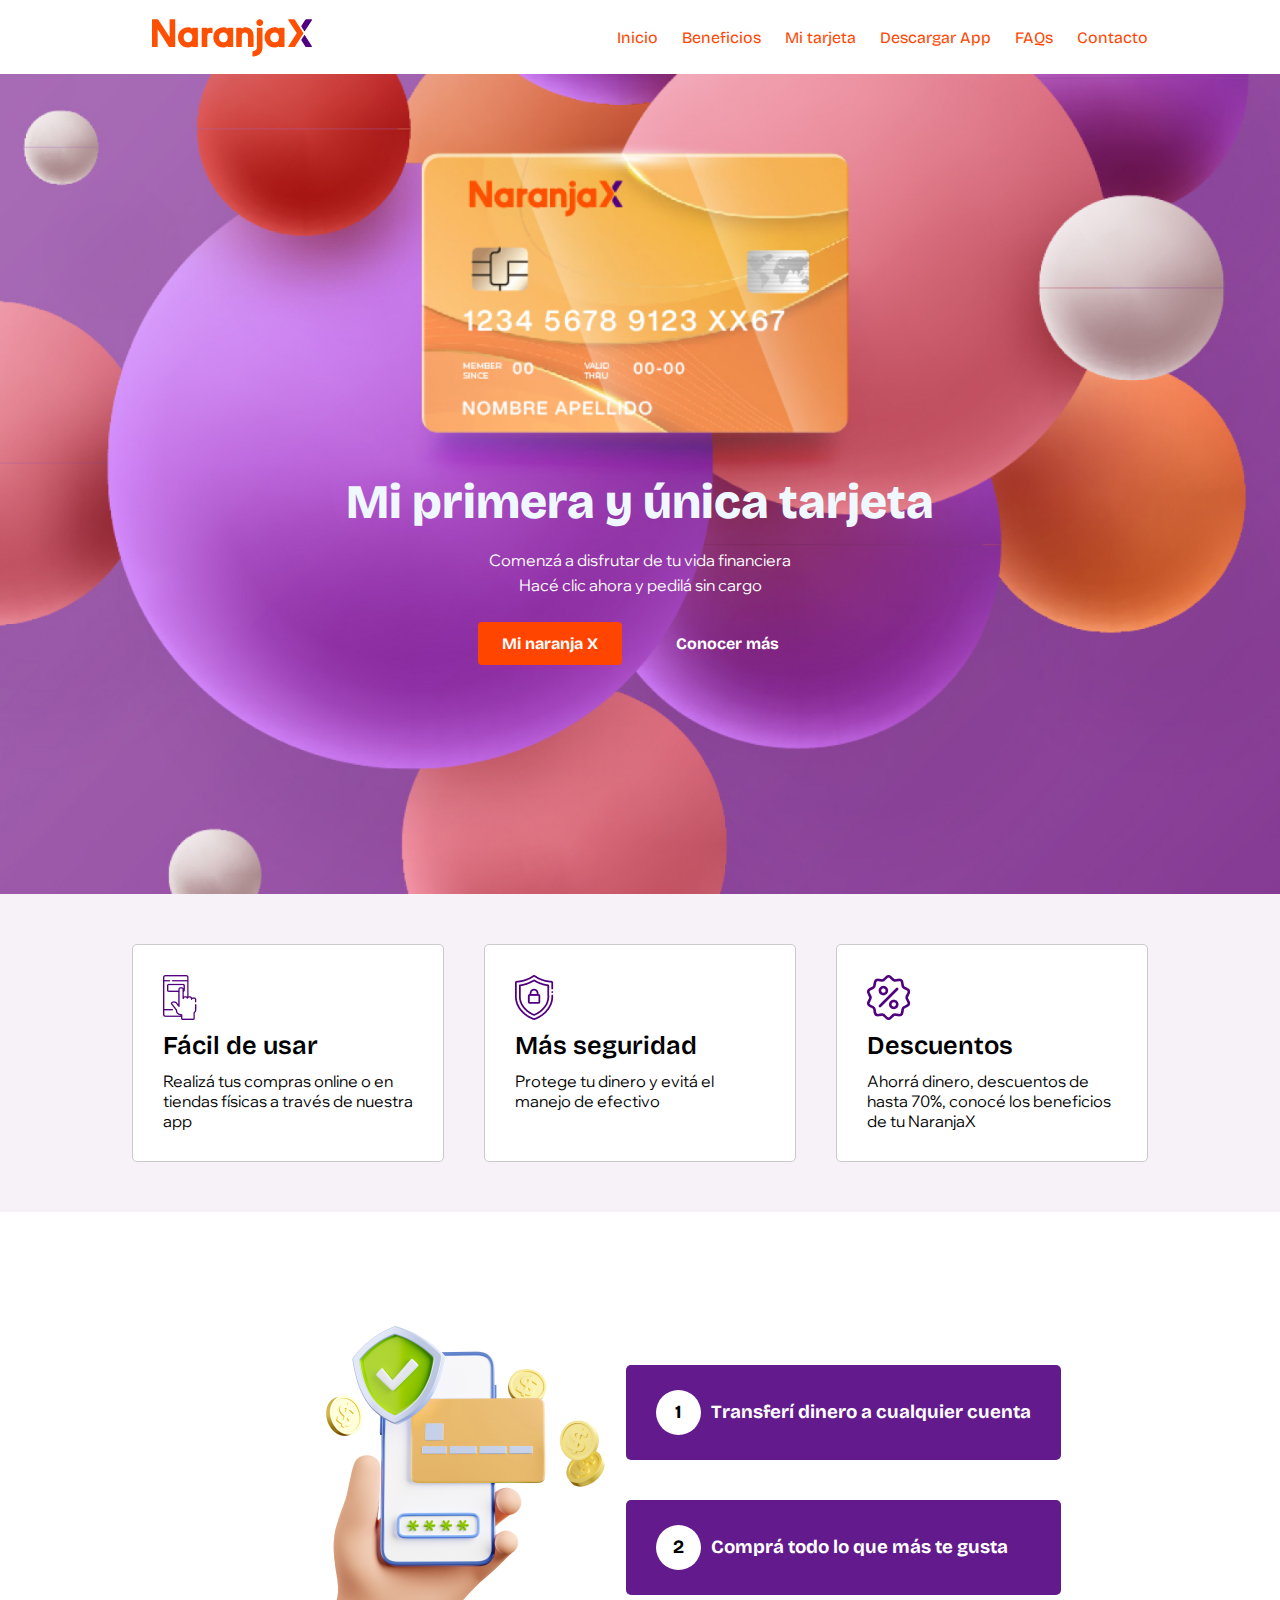
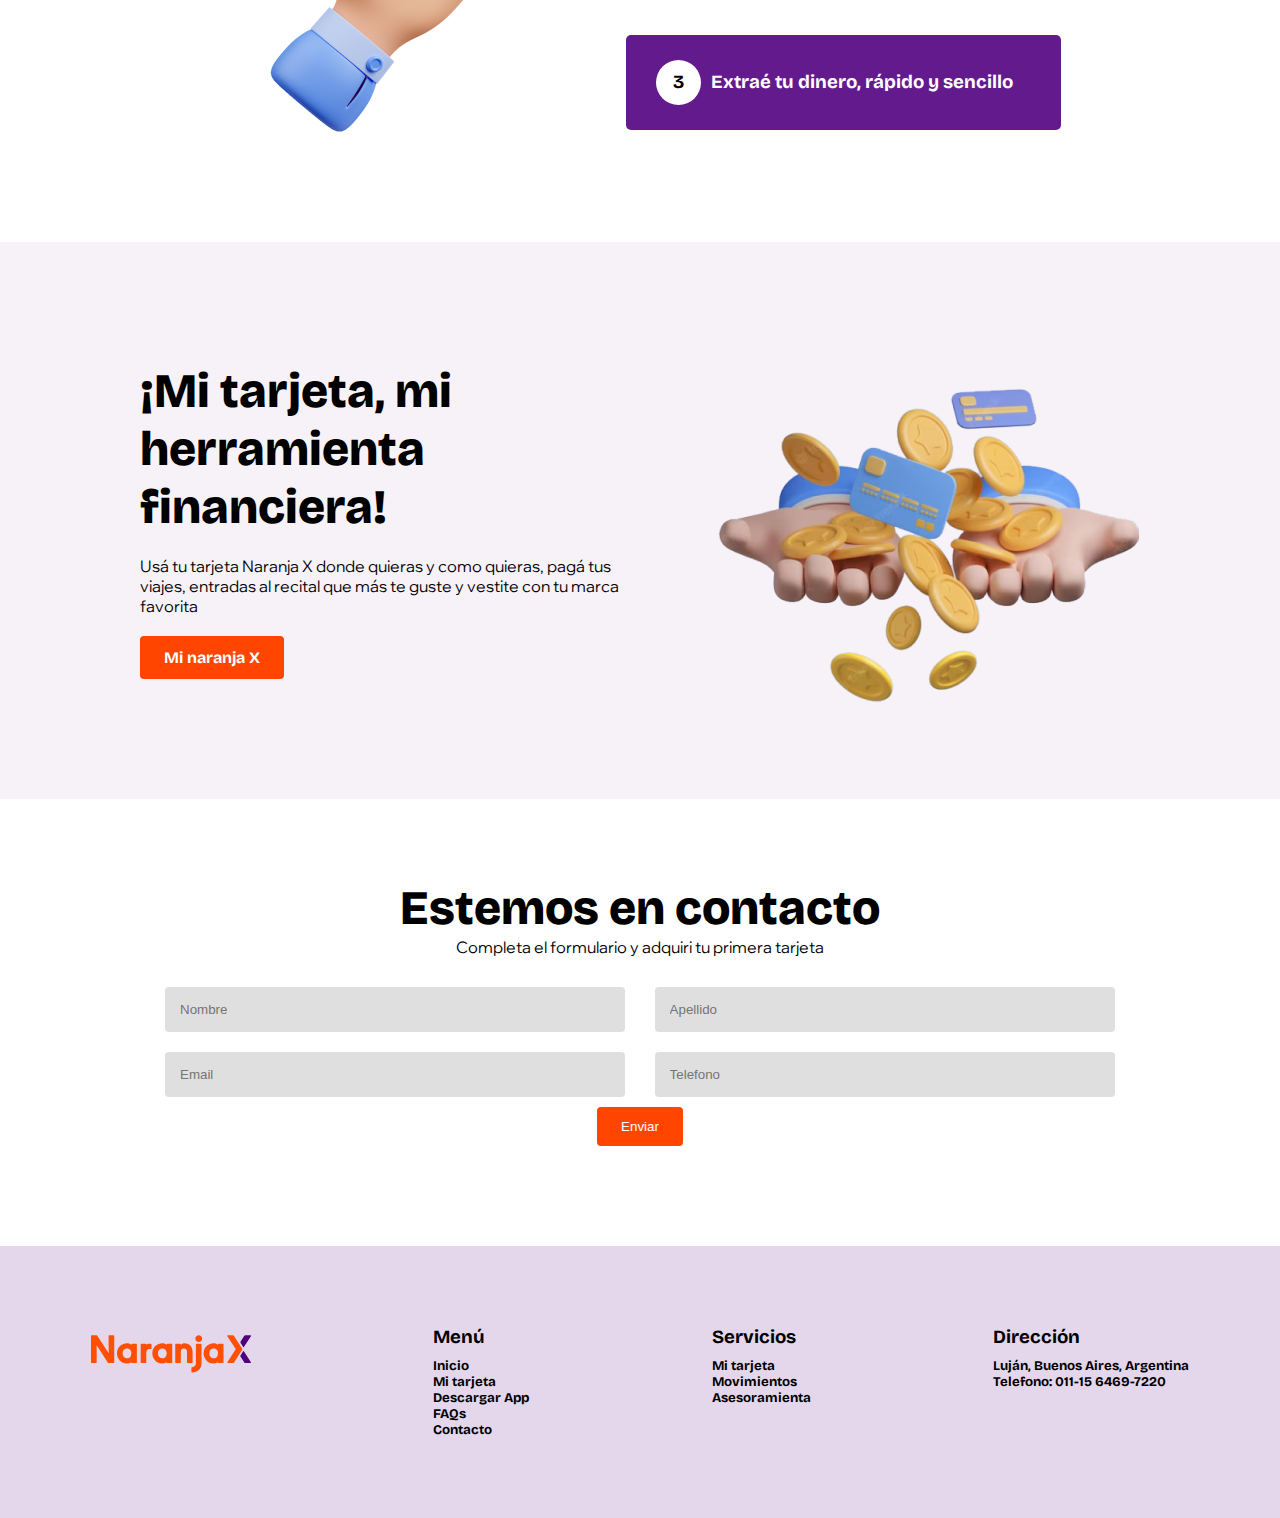
<file: index2.html>
<!DOCTYPE html>
<html lang="en">

<head>
    <meta charset="UTF-8">
    <meta name="viewport" content="width=device-width, initial-scale=1.0">
    <title>Promoción Mi Naranja X</title>
    <link rel="shortcut icon" href="Favicon.svg" type="image/x-icon">
    <link rel="stylesheet" href="style.css">
    <link rel="preconnect" href="https://fonts.googleapis.com">
    <link rel="preconnect" href="https://fonts.gstatic.com" crossorigin>
    <link
        href="https://fonts.googleapis.com/css2?family=Bricolage+Grotesque:opsz@12..96&family=Wix+Madefor+Display:wght@400;500;600;700;800&display=swap"
        rel="stylesheet">
</head>

<body>
    <nav>
        <div class="marca">
            <img src="marca horizontal color.svg" alt="">
        </div>
        <div>
            <ul>
                <li><a href="#portada">Inicio</a></li>
                <li><a href="#beneficios">Beneficios</a></li>
                <li><a href="#mitarjeta">Mi tarjeta</a></li>
                <li><a href="#app">Descargar App</a></li>
                <li><a href="#preguntas">FAQs</a></li>
                <li><a href="#contacto">Contacto</a></li>
            </ul>
        </div>
    </nav>

    <section id="portada" img src="imagen 1.jpg" alt="" class="slide_principal">

        <div class="portada-principal">
            <h1>Mi primera y única tarjeta</h1>
            <p><br>Comenzá a disfrutar de tu vida financiera</br>
                <br>Hacé clic ahora y pedilá sin cargo</br>
            </p>
        </div>
        <div class="portada_btn">
            <h4 class="btn">Mi naranja X</h4>
            <h4 class="btn1">Conocer más</h4>
        </div>
    </section>

    <section id="beneficios" class="tarjetas_3">
        <div class="tarj">
            <img src="Vector.png" alt="" class="icono1">
            <h2>Fácil de usar</h2>
            <p>Realizá tus compras online o en tiendas físicas a través de nuestra app</p>
        </div>

        <div class="tarj">
            <img src="DESIGNED_BY_FREEPIK.png" alt="" class="icono2">
            <h2>Más seguridad</h2>
            <p>Protege tu dinero y evitá el manejo de efectivo</p>
        </div>

        <div class="tarj">
            <img src="icono3.png" alt="" class="icono3">
            <h2>Descuentos</h2>
            <p>Ahorrá dinero, descuentos de hasta 70%, conocé los beneficios de tu NaranjaX</p>
        </div>
    </section>
    <section>
        <div class="columnas_mitarjeta_principal">
            <div class="columna1">
                <img src="imagen 2.png" alt="">
            </div>
            <div class="columna2">
                <div class="columna2_tarjeta1">
                    <h3 class="num">1</h3>
                    <h3>Transferí dinero a cualquier cuenta</h3>
                </div>
                <div class="columna2_tarjeta1">
                    <h3 class="num">2</h3>
                    <h3>Comprá todo lo que más te gusta</h3>
                </div>
                <div class="columna2_tarjeta1">
                    <h3 class="num">3</h3>
                    <h3>Extraé tu dinero, rápido y sencillo</h3>
                </div>
            </div>


        </div>
    </section>

    <section id="mitarjeta">
        <div class="mitarjeta_inicio">
            <h1>¡Mi tarjeta, mi herramienta financiera!</h1>
            <p>Usá tu tarjeta Naranja X donde quieras y como quieras, pagá tus viajes, entradas al recital que más te
                guste y vestite con tu marca favorita</p>
            <h4 class="btn">Mi naranja X</h4>
        </div>

        <div class="img_monedas_manos">
            <img src="imagen3.png" alt="">
        </div>

    </section>

    <section id="contacto">
        <h1>Estemos en contacto</h1>
        <p>Completa el formulario y adquiri tu primera tarjeta</p>
        <div class="container">
            <form class="centered-form" action="" method="post">
                <div class="input-row">
                    <div class="input-container">
                        <input type="text" name="Nombre" placeholder="Nombre">
                    </div>
                    <div class="input-container">
                        <input type="text" name="Apellido" placeholder="Apellido">
                    </div>
                </div>
                <div class="input-row">
                    <div class="input-container">
                        <input type="email" name="Email" placeholder="Email">
                    </div>
                    <div class="input-container">
                        <input type="tel" name="Telefono" placeholder="Telefono">
                    </div>
                </div>
                <input type="submit" value="Enviar">
            </form>
        </div>
    </section>

    <footer class="container-footer">
        <section class="footer">
            <div class="col 1">
                <img src="marca horizontal color.svg" alt="">
            </div>

            <div class="col 1">
                <h3>Menú</h3>
                <h5>Inicio</h5>
                <h5>Mi tarjeta</h5>
                <h5>Descargar App</h5>
                <h5>FAQs</h5>
                <h5>Contacto</h5>
            </div>

            <div class="col 1">
                <h3>Servicios</h3>
                <h5>Mi tarjeta</h5>
                <h5>Movimientos</h5>
                <h5>Asesoramienta</h5>
            </div>

            <div class="col 1">
                <h3>Dirección</h3>
                <h5>Luján, Buenos Aires, Argentina</h5>
                <h5>Telefono: 011-15 6469-7220</h5>
            </div>
        </section>
    </footer>
</body>

</html>
</file>
<file: style.css>
*{
    padding: 0px;
    margin: 0px;;
}
a {
    color: #f1f1f1;
    text-decoration: none;
}

body {
    font-family: 'Bricolage Grotesque', sans-serif; 
}

h1{
  font-family: 'Bricolage Grotesque', sans-serif;
  font-size: 3rem;  
  font-weight: 900;  
 
}

h2{
    font-family: 'Bricolage Grotesque', sans-serif;
    font-size: 1.6rem;  
    font-weight: 600;  
    
  }

p {
    font-family: 'Wix Madefor Display', sans-serif;
}

.btn {
    background-color: orangered;
    padding-top: 12px;
    padding-bottom: 12px;
    padding-left: 24px;
    padding-right: 24px;
    border-radius: 4px;
    color: white;
}

.btn a :hover{
    background-color: white;
    padding-top: 12px;
    padding-bottom: 12px;
    padding-left: 24px;
    padding-right: 24px;
    border-radius: 4px;
    color: orangered;
   
}

.slide_principal{  
    background-image: url('imagen 1.jpg');  
    background-repeat: no-repeat;
    background-position: center;
    background-size: cover;
    background-blend-mode: normal;
    width: 100%;
    height: 100vh;
    margin-top: -80px;
}

nav {
    position: sticky;
    top:0;
    background-color: white;
    display: flex;
    align-items: center;
    justify-content: space-around;
    align-content: flex-end;
    width: 100%;
    max-width: 100%;
    z-index: 999999;
}

.marca{
    padding-top: 10px;
    padding-bottom: 10px;
    padding-left: 20px;
    padding-right: 20px;
    
}
.dropdown{
    display: none;
}

ul li{
    list-style: none;
    display: inline-block;
    padding-left: 10px;
    color: rgb(253, 7, 7);
}

ul li a{
    list-style: none;
    text-decoration: none;
    display: inline-block;
    padding-left: 10px;
    color:orangered;
}

#portada{
display: flex;
flex-direction: column;
justify-content: center;
align-items: center;
}

#portada h1{
    color: aliceblue;
    padding-top: 250px;
}

#portada p {
    display: flex;
    justify-content: center;
    text-align: center;
    line-height: 0.8rem;
    color: white;
    padding-top: 10px;
    padding-bottom: 30px;
}

#portada .portada_btn{
    display: flex;
    gap: 30px;
}


#portada .portada_btn .btn1{
    background-color: transparent;
    padding-top: 12px;
    padding-bottom: 12px;
    padding-left: 24px;
    padding-right: 24px;
    border-radius: 4px;
    color: white;
}

#portada .portada_btn .btn1:hover{
    background-color: transparent;
    padding-top: 12px;
    padding-bottom: 12px;
    padding-left: 24px;
    padding-right: 24px;
    border-radius: 4px;
    color: orangered;
}


.tarjetas_3 {
    padding-top: 50px;
    padding-bottom: 50px;
    gap: 40px;
    display: flex;
    justify-content: center;
    justify-items:stretch;
    background-color: #F6F2F8;
}

.tarjetas_3 .tarj{
    background-color: rgb(255, 255, 255);
    padding: 30px;
    border-radius: 5px;
    width: 250px;
    height: auto;
    border: solid 1px #cacaca;
    display: flex;
    flex-direction: column;
    justify-content: flex-start;
    align-items: flex-start;
}

.tarjetas_3 .tarj h2{
    padding-top: 10px;
    padding-bottom: 10px;
}

.columnas_mitarjeta_principal{
padding-top: 100px;
padding-bottom: 100px;
display: flex;
flex-direction: row;
align-items: center;
justify-content: center;
}

.columnas_mitarjeta_principal .columna1 img{
width: 100%;
float: left;
    
}


.columna2_tarjeta1{
    gap: 10px;
    border-radius: 5px;
    margin-top: 40px;
    padding-left: 30px;
    padding-right: 30px;
    padding-top: 25px;
    padding-bottom: 25px;
    font-size: 16px;
    color: white;
    background-color: #621A8C;
    display: flex;
    align-items: center;
    justify-content: flex-start;
    transition: transform 0.5s;
}

.columna2_tarjeta1:hover{
    gap: 10px;
    border-radius: 5px;
    margin-top: 40px;
    padding-left: 30px;
    padding-right: 30px;
    padding-top: 25px;
    padding-bottom: 25px;
    font-size: 16px;
    color: white;
    background-color: #621A8C;
    display: flex;
    align-items: center;
    justify-content: flex-start;
    transform: translateY(-10px); 
}

.columna2_tarjeta1 .num{
    display: flex;
    align-items: center;
    justify-content: center;
    width: 45px;
    height: 45px;
    font-weight: 700;
    background-color: rgb(255, 255, 255);
    border-radius: 50px;
    color: black;
}


#mitarjeta{
    display: flex;
    align-items: center;
    justify-content: center;
    padding-top: 0px;
    padding-bottom: 0px;
    background-color: #F6F2F8;
}

.mitarjeta_inicio{
    display: flex;
    flex-direction: column;
    justify-content: flex-start;
    align-items: flex-start;
    width: 500px;
    
    
}

.mitarjeta_inicio p{
    padding-top: 20px;
    padding-bottom: 20px; 
}

.img_monedas_manos{
  width: 500px;  
}


#contacto{
    padding-top: 80px;
    padding-bottom: 80px;
}


#contacto h1, p{
    display: flex;
    justify-content: center;
}


.container {
    width: 100%;
    max-width: 1000px;
    margin: 0 auto;
    text-align: left;
}

.centered-form {
    margin: 0 auto;
    padding: 20px;
    background-color: #ffffff;
    border: 0px solid #ccc;
    text-align: left;
}

.input-row {
    display: flex;
    justify-content: space-between;
    flex-wrap: wrap;
}

.input-container {
    width: 49%; 
    padding: 5px;
    box-sizing: border-box;
}

input[type="text"] {
    width: 100%;
    padding: 15px;
    margin: 5px 0;
    box-sizing: border-box;
    border-radius: 4px;
    border:0px;
    background-color: #dfdfdf;
}

input[type="text"]:focus{
    width: 100%;
    padding: 15px;
    margin: 5px 0;
    box-sizing: border-box;
    border-radius: 4px;
    border:0px;
    background-color: #f7f7f7;
}

input[type="email"] {
    width: 100%;
    padding: 15px;
    margin: 5px 0;
    box-sizing: border-box;
    border-radius: 4px;
    border:0px;
    background-color: #dfdfdf;
}

input[type="email"]:focus{
    width: 100%;
    padding: 15px;
    margin: 5px 0;
    box-sizing: border-box;
    border-radius: 4px;
    border:0px;
    background-color: #f7f7f7;
}

input[type="tel"] {
    width: 100%;
    padding: 15px;
    margin: 5px 0;
    box-sizing: border-box;
    border-radius: 4px;
    border:0px;
    background-color: #dfdfdf;
}

input[type="tel"]:focus{
    width: 100%;
    padding: 15px;
    margin: 5px 0;
    box-sizing: border-box;
    border-radius: 4px;
    border:0px;
    background-color: #f7f7f7;
}

input[type="submit"] {
    display: block;
    margin: 0 auto;
    color: #fff;
    border: none;
    cursor: pointer;
    background-color: orangered;
    padding-top: 12px;
    padding-bottom: 12px;
    padding-left: 24px;
    padding-right: 24px;
    border-radius: 4px;
    color: white;
}


.container-footer{
    padding-top: 0px;
    padding-bottom: 0px;

}

.footer{
    margin: 0 auto;
    display: flex;
    flex-direction: row;
    justify-content: space-around;
    justify-items: flex-start;
    align-items: flex-start;
    background-color: #621a8c2c;
    padding-top: 80px;
    padding-bottom: 80px;

}

.footer .col h3{
    padding-bottom: 10px;
    margin: 0px;

}


.footer .col h5{
    padding-top: 0px;
    margin: 0px;

}

@media (min-width: 768px) and (max-width: 1024px) {
  
    .tarjetas_3 {
        padding-top: 50px;
        padding-bottom: 50px;
        padding-left: 80px;
        padding-right: 80px;
        gap: 30px;
        
        background-color: #F6F2F8;
    }
    
  }



@media (max-width: 768px) {

    .nav,
    ul li,
    ul li a {

        display: none;

    }

    nav {
        position: sticky;
        top: 0;
        display: flex;
        align-items: center;
        justify-content: space-around;
        align-content: center;
        width: 100%;
        max-width: 100%;
        z-index: 999999;
    }

    .marca {
        padding-top: 10px;
        padding-bottom: 10px;
        padding-left: 0px;
        padding-right: 0px;
    }

    /* Dropdown Button */
    .dropbtn {
        
        background-color:orangered;
        color: white;
        padding-top: 10px;
        padding-bottom: 10px;
        padding-left: 20px;
        padding-right: 20px;
        font-size: 16px;
        border: none;
        border-radius: 6px;
        text-align: right;
        cursor: pointer;
       
    }

    /* The container <div> - needed to position the dropdown content */
    .dropdown {
        position: relative;
        display: inline-block;
        
    }

    /* Dropdown Content (Hidden by Default) */
    .dropdown-content {
        display: none;
        right: 0;
        position: absolute;
        background-color: #f1f1f1;
        min-width: 160px;
        box-shadow: 0px 8px 16px 0px rgba(0, 0, 0, 0.2);
        z-index: 1;
    }

    /* Links inside the dropdown */
    .dropdown-content a {
        color: black;
        padding: 12px 16px;
        text-decoration: none;
        display: block;
    }

    /* Change color of dropdown links on hover */
    .dropdown-content a:hover {
        background-color: #ddd;
        border-radius: 8px;
    }

    /* Show the dropdown menu on hover */
    .dropdown:hover .dropdown-content {
        display: block;
        border-radius: 8px;
    }

    /* Change the background color of the dropdown button when the dropdown content is shown */
    .dropdown:hover .dropbtn {
        background-color: orange;
    }

    #portada h1 {
        color: aliceblue;
        padding-left: 10px;
        padding-right: 10px;
        padding-top: 250px;
        text-align: center;
    }

    .slide_principal {
        background-image: url('imagen 1.jpg');
        background-repeat: no-repeat;
        background-position: center;
        background-size: cover;
        background-blend-mode: normal;
        overflow: hidden;
        width: 100%;
        height: 100vh;
        margin-top: -80px;
    }

    .tarjetas_3 {
        padding-top: 50px;
        padding-bottom: 50px;
        gap: 40px;
        display: flex;
        flex-direction: column;
        align-items: center;
        justify-content: center;
        justify-items: stretch;
        background-color: #F6F2F8;
    }

    .columnas_mitarjeta_principal {
        overflow: hidden;
        padding-top: 100px;
        padding-bottom: 100px;
        padding-left: 20px;
        padding-right: 20px;
        display: flex;
        flex-direction: column;
        align-items: center;
        justify-content: center;
    }

    .columna2_tarjeta1 .num {
        display: flex;
        align-items: center;
        justify-content: center;
        width: 45px;
        height: 35px;
        font-weight: 700;
        background-color: rgb(255, 255, 255);
        border-radius: 100px;
        color: black;
    }

    #mitarjeta {
        display: flex;
        flex-direction: column;
        align-items: center;
        justify-content: center;
        padding-top: 0px;
        padding-bottom: 0px;
        background-color: #F6F2F8;
    }

    .mitarjeta_inicio {
        display: flex;
        flex-direction: column;
        justify-content: flex-start;
        align-items: flex-start;
        padding-top: 50px;
        width: 350px;
    }

    .img_monedas_manos {
        width: 100%;
        max-width: 100%;
        display: flex;
        justify-items: center;
        align-items: center;
        overflow: hidden;
    }

    #contacto {
        padding-top: 80px;
        padding-bottom: 80px;
        padding-left: 20px;
        padding-right: 20px;
    }


    #contacto h1,
    p {
        display: flex;
        justify-content: center;
        text-align: center;
    }


    .container {
        width: 100%;
        max-width: 1000px;
        margin: 0 auto;
        text-align: center;
    }

    .centered-form {
        margin: 0 auto;
        padding: 20px;
        background-color: #ffffff;
        border: 0px solid #ccc;
        text-align: center;
    }

    .input-row {
        display: flex;
        justify-content: space-between;
        flex-wrap: wrap;
    }

    .input-container {
        width: 100%;
        padding: 5px;
        box-sizing: border-box;
    }

    input[type="text"] {
        width: 100%;
        padding: 15px;
        margin: 5px 0;
        box-sizing: border-box;
        border-radius: 4px;
        border: 0px;
        background-color: #dfdfdf;
    }

    input[type="text"]:focus {
        width: 100%;
        padding: 15px;
        margin: 5px 0;
        box-sizing: border-box;
        border-radius: 4px;
        border: 0px;
        background-color: #f7f7f7;
    }

    input[type="email"] {
        width: 100%;
        padding: 15px;
        margin: 5px 0;
        box-sizing: border-box;
        border-radius: 4px;
        border: 0px;
        background-color: #dfdfdf;
    }

    input[type="email"]:focus {
        width: 100%;
        padding: 15px;
        margin: 5px 0;
        box-sizing: border-box;
        border-radius: 4px;
        border: 0px;
        background-color: #f7f7f7;
    }

    input[type="tel"] {
        width: 100%;
        padding: 15px;
        margin: 5px 0;
        box-sizing: border-box;
        border-radius: 4px;
        border: 0px;
        background-color: #dfdfdf;
    }

    input[type="tel"]:focus {
        width: 100%;
        padding: 15px;
        margin: 5px 0;
        box-sizing: border-box;
        border-radius: 4px;
        border: 0px;
        background-color: #f7f7f7;
    }

    input[type="submit"] {
        width: 97%;
        display: block;
        margin: 0 auto;
        color: #fff;
        border: none;
        cursor: pointer;
        background-color: orangered;
        padding-top: 12px;
        padding-bottom: 12px;
        padding-left: 24px;
        padding-right: 24px;
        border-radius: 4px;
        color: white;
    }

    .footer {
        display: flex;
        flex-direction: column;

        background-color: #621a8c2c;
        padding-left: 50px;
        padding-top: 50px;
        padding-bottom: 50px;

    }

    .footer .col h3 {
        padding-bottom: 10px;
        padding-top: 30px;

    }


    .footer .col h5 {
        padding-bottom: 10px;
        padding-top: 5px;

    }

}
</file>
